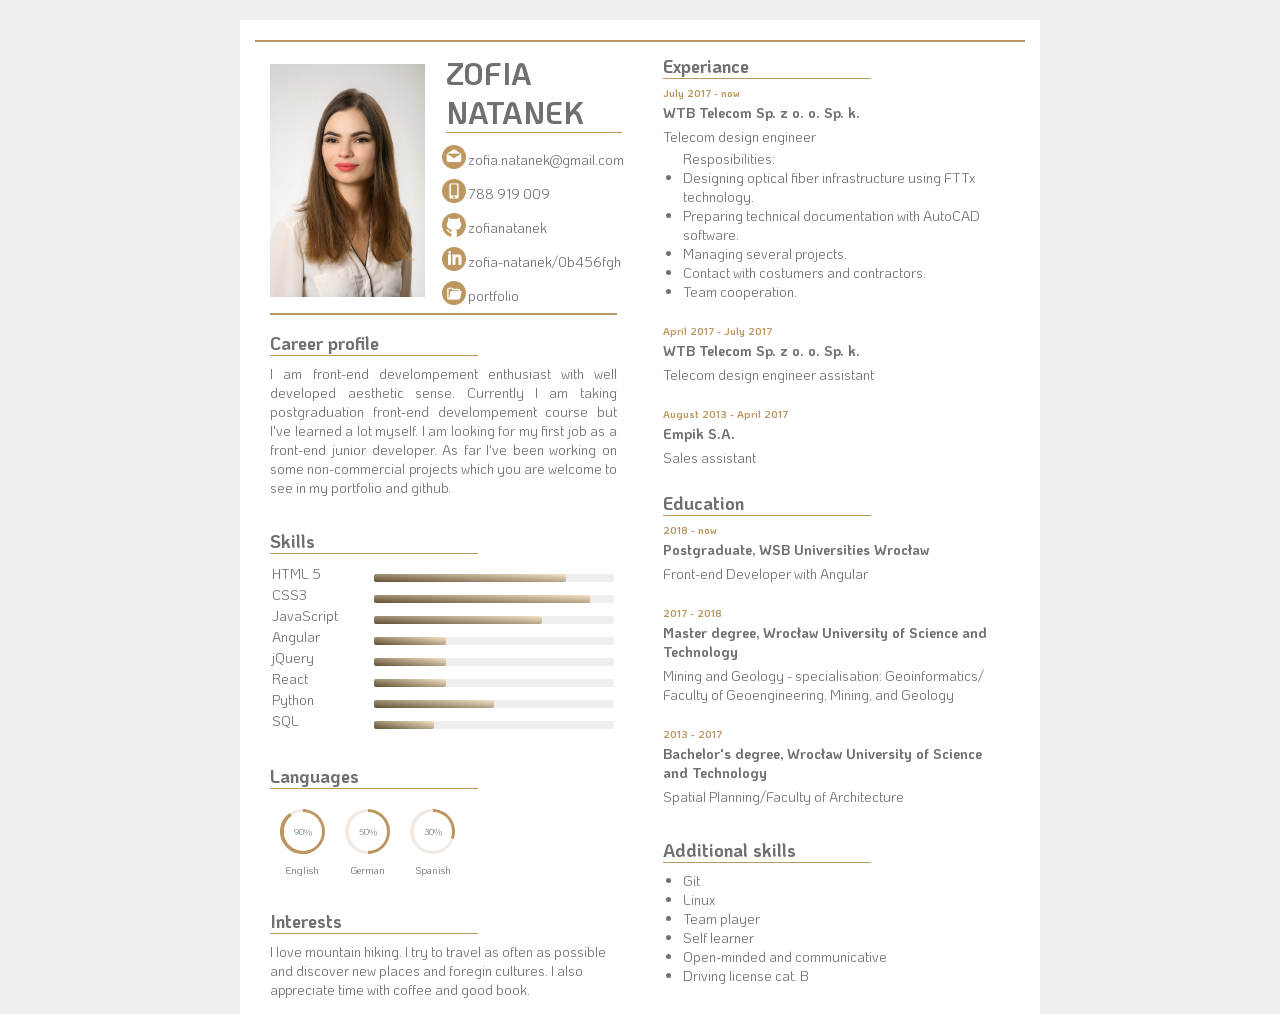
<file: index.html>
<!DOCTYPE html>
<html lang="en">

<head>
  <meta charset="UTF-8">
  <meta name="viewport" content="width=device-width, initial-scale=1.0">
  <meta http-equiv="X-UA-Compatible" content="ie=edge">
  <title>Zofia Natanek Curriculum Vitae</title>

  <link rel="stylesheet" href="style_2.css">
  <link rel="stylesheet" href="chart.css">
  <link rel="stylesheet" href="progressbars.css">

  <!-- Fonts -->
  <link href="https://fonts.googleapis.com/css?family=KoHo" rel="stylesheet">

</head>

<body>
  <div class="container">

    <!-- Top line -->
    <div class="line"></div>
    <div class="content">

      <!-- LEFT COLUMN -->
      <div class="left_column">

        <!-- Header -->
        <div class="header">
          <section class="foto">
            <img id="ja" src="./zasoby/ja.jpg" alt="ja">
          </section>
          <section class="personal_data">
            <div class="name">
              <h2>Zofia <br> Natanek</h2>
            </div>

            <!-- CONTACT -->
            <div class="contact">
              <table>
                <tr>
                  <td><img src="./zasoby/email.png" alt="email"></td>
                  <td class="info">zofia.natanek@gmail.com</td>
                </tr>
                <tr>
                  <td><img src="./zasoby/smartphone.png" alt="phone"></td>
                  <td class="info">788 919 009</td>
                </tr>
                <tr>
                  <td> <a href="https://github.com/zofianatanek" target="blank"><img src="./zasoby/github.png" alt="github"></a></td>
                  <td class="info">zofianatanek</td>
                </tr>
                <tr>
                  <td> <a href="https://www.linkedin.com/in/zofia-natanek-0b3240173/" target="blank"><img src="./zasoby/linkedin.png"
                        alt="linkedin"></a></td>
                  <td class="info">zofia-natanek/0b456fgh</td>
                </tr>
                <tr>
                  <td><img src="./zasoby/folder.png" alt="folder"></td>
                  <td class="info">portfolio</td>
                </tr>
              </table>
            </div>
          </section>
        </div>
        <!-- Careeer -->
        <div class="career">
          <h3>Career profile</h3>
          <p>I am front-end develompement enthusiast with well developed aesthetic sense.
            Currently I am taking postgraduation front-end develompement course but I've learned a lot myself.
            I am looking for my first job as a front-end junior developer.
            As far I've been working on some non-commercial projects which you are welcome to see in my portfolio and
            github.</p>
        </div>
        <!-- Skills -->
        <div class="skills">
          <h3>Skills</h3>
          <table>
            <tr>
              <td width="100">HTML 5</td>
              <td> <progress value="80" max="100">90%</progress> </td>
            </tr>
            <tr>
              <td>CSS3 </td>
              <td> <progress value="90" max="100">90%</progress> </td>
            </tr>
            <tr>
              <td>JavaScript</td>
              <td> <progress value="70" max="100">70%</progress> </td>
            </tr>
            <tr>
              <td>Angular</td>
              <td> <progress value="30" max="100">30%</progress> </td>
            </tr>
            <tr>
              <td>jQuery</td>
              <td> <progress value="30" max="100">30%</progress> </td>
            </tr>
            <tr>
              <td>React</td>
              <td> <progress value="30" max="100">30%</progress> </td>
            </tr>
            <tr>
              <td>Python</td>
              <td> <progress value="50" max="100">50%</progress> </td>
            </tr>
            <tr>
              <td>SQL</td>
              <td> <progress value="25" max="100">50%</progress> </td>
            </tr>
          </table>
        </div>

        <!-- Languages -->
        <div class="jezyki_2">
          <h3>Languages </h3>
          <div class="languages">
            <div class="language">
              <div class="progress-circle over50 p90">
                <span>90%</span>
                <div class="left-half-clipper">
                  <div class="first50-bar"></div>
                  <div class="value-bar"></div>
                </div>
              </div>
              <p class="lang_name">English</p>
            </div>

            <div class="language">
              <div class="progress-circle p50">
                <span>50%</span>
                <div class="left-half-clipper">
                  <div class="first50-bar"></div>
                  <div class="value-bar"></div>
                </div>
              </div>
              <p class="lang_name">German</p>
            </div>

            <div class="language">
              <div class="progress-circle p30">
                <span>30%</span>
                <div class="left-half-clipper">
                  <div class="first50-bar"></div>
                  <div class="value-bar"></div>
                </div>
              </div>
              <p class="lang_name">Spanish</p>
            </div>
          </div>
        </div>
        <!-- About -->
        <div class="about">
          <h3>Interests</h3>
          <p> I love mountain hiking.  I try to travel as often as possible and discover new places and foregin cultures. I also appreciate time with coffee and good book. </p>
        </div>

      </div>

      <!-- RIGHT COLUMN -->
      <div class="right_column">

        <!-- Experiance -->
        <div class="experiance">
          <h3>Experiance</h3>

          <section class="jobs">
            <p class="date">July 2017 - now </p>
            <p class="firm">WTB Telecom Sp. z o. o. Sp. k.</p>
            <p class="office">Telecom design engineer</p>
            <ul id="responsibilities"> Resposibilities:
              <li>Designing optical fiber infrastructure using FTTx technology.</li>
              <li>Preparing technical documentation with AutoCAD software.</li>
              <li>Managing several projects.</li>
              <li>Contact with costumers and contractors.</li>
              <li>Team cooperation.</li>
            </ul>
          </section>

          <section class="jobs">
            <p class="date">April 2017 - July 2017</h6>
              <p class="firm">WTB Telecom Sp. z o. o. Sp. k.</p>
              <p class="office">Telecom design engineer assistant</p>
          </section>

          <section class="jobs">
            <p class="date">August 2013 - April 2017</p>
            <p class="firm">Empik S.A.</p>
            <p class="office">Sales assistant</p>
          </section>
        </div>
        <div class="education">
          <h3>Education</h3>
          <section class="jobs">
            <p class="date">2018 - now</p>
            <p class="firm">Postgraduate, WSB Universities Wrocław</p>
            <p class="office">Front-end Developer with Angular</p>
          </section>

          <section class="jobs">
            <p class="date">2017 - 2018</p>
            <p class="firm">Master degree, Wrocław University of Science and Technology</p>
            <p class="office">Mining and Geology - specialisation: Geoinformatics/ Faculty of Geoengineering, Mining,
              and Geology</p>
          </section>

          <section class="jobs">
            <p class="date">2013 - 2017</p>
            <p class="firm">Bachelor's degree, Wrocław University of Science and Technology</p>
            <p class="office">Spatial Planning/Faculty of Architecture</p>
          </section>
        </div>

        <!-- Languages 2 -->
        <div class="jezyki">
          <h3 class="lang">Languages</h3>
          <div class="languages">
            <div class="language">
              <div class="progress-circle over50 p90">
                <span>90%</span>
                <div class="left-half-clipper">
                  <div class="first50-bar"></div>
                  <div class="value-bar"></div>
                </div>
              </div>
              <p class="lang_name">English</p>
            </div>

            <div class="language">
              <div class="progress-circle p50">
                <span>50%</span>
                <div class="left-half-clipper">
                  <div class="first50-bar"></div>
                  <div class="value-bar"></div>
                </div>
              </div>
              <p class="lang_name">German</p>
            </div>

            <div class="language">
              <div class="progress-circle p30">
                <span>30%</span>
                <div class="left-half-clipper">
                  <div class="first50-bar"></div>
                  <div class="value-bar"></div>
                </div>
              </div>
              <p class="lang_name">Spanish</p>
            </div>
          </div>
        </div>
        <!-- Additional Skills -->
        <div class="additional">
          <h3>Additional skills</h3>
          <ul>
            <li>Git</li>
            <li>Linux</li>
            <li> Team player</li>
            <li> Self learner</li>
            <li> Open-minded and communicative</li>
            <li> Driving license cat. B</li>
          </ul>
        </div>

      </div>
    </div>
  </div>


</body>

</html>
</file>
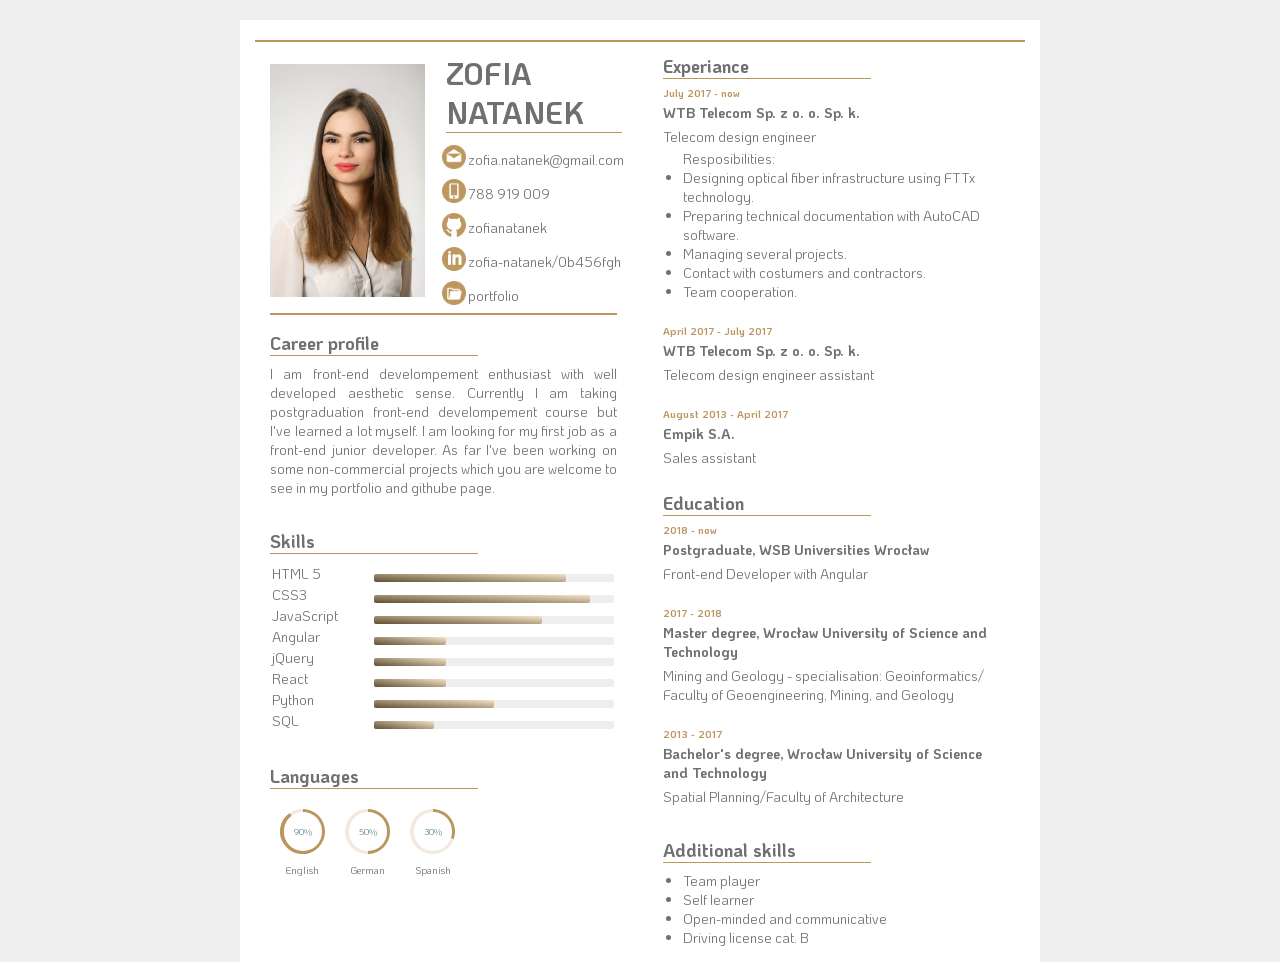
<file: CV.html>
<!DOCTYPE html>
<html lang="en">

<head>
  <meta charset="UTF-8">
  <meta name="viewport" content="width=device-width, initial-scale=1.0">
  <meta http-equiv="X-UA-Compatible" content="ie=edge">
  <title>Zofia Natanek Curriculum Vitae</title>

  <link rel="stylesheet" href="style_2.css">
  <link rel="stylesheet" href="chart.css">
  <link rel="stylesheet" href="progressbars.css">

  <!-- Fonts -->
  <link href="https://fonts.googleapis.com/css?family=KoHo" rel="stylesheet">

</head>

<body>
  <div class="container">

    <!-- Top line -->
    <div class="line"></div>
    <div class="content">

      <!-- LEFT COLUMN -->
      <div class="left_column">

        <!-- Header -->
        <div class="header">
          <section class="foto">
            <img id="ja" src="./zasoby/ja.jpg" alt="ja">
          </section>
          <section class="personal_data">
            <div class="name">
              <h2>Zofia <br> Natanek</h2>
            </div>

            <!-- CONTACT -->
            <div class="contact">
              <!-- <ul>
                <li><img src="./zasoby/email.png" alt="email">zofia.natanek@gmail.com</li>
              </ul> -->
              <table>
                <tr>
                  <td><img src="./zasoby/email.png" alt="email"></td>
                  <td class="info">zofia.natanek@gmail.com</td>
                </tr>
                <tr>
                  <td><img src="./zasoby/smartphone.png" alt="phone"></td>
                  <td class="info">788 919 009</td>
                </tr>
                <tr>
                  <td> <a href="https://github.com/zofianatanek" target="blank"><img src="./zasoby/github.png" alt="github"></a></td>
                  <td class="info">zofianatanek</td>
                </tr>
                <tr>
                  <td> <a href="https://www.linkedin.com/in/zofia-natanek-0b3240173/" target="blank"><img src="./zasoby/linkedin.png" alt="linkedin"></a></td>
                  <td class="info">zofia-natanek/0b456fgh</td>
                </tr>
                <tr>
                  <td><img src="./zasoby/folder.png" alt="folder"></td>
                  <td class="info">portfolio</td>
                </tr>
              </table>
            </div>
          </section>
        </div>
        <!-- Careeer -->
        <div class="career">
          <h3>Career profile</h3>
          <p>I am front-end develompement enthusiast with well developed aesthetic sense. 
            Currently I am taking postgraduation front-end develompement course but I've learned a lot myself.
            I am looking for my first job as a front-end junior developer. 
            As far I've been working on some non-commercial projects which you are welcome to see in my portfolio and githube page.</p>
        </div>
        <!-- Skills -->
        <div class="skills">
          <h3>Skills</h3>
          <table>
            <tr>
              <td width="100">HTML 5</td>
              <td> <progress value="80" max="100">90%</progress> </td>
            </tr>
            <tr>
              <td>CSS3 </td>
              <td> <progress value="90" max="100">90%</progress> </td>
            </tr>
            <tr>
              <td>JavaScript</td>
              <td> <progress value="70" max="100">70%</progress> </td>
            </tr>
            <tr>
              <td>Angular</td>
              <td> <progress value="30" max="100">30%</progress> </td>
            </tr>
            <tr>
              <td>jQuery</td>
              <td> <progress value="30" max="100">30%</progress> </td>
            </tr>
            <tr>
                <td>React</td>
                <td> <progress value="30" max="100">30%</progress> </td>
              </tr>
            <tr>
              <td>Python</td>
              <td> <progress value="50" max="100">50%</progress> </td>
            </tr>
            <tr>
              <td>SQL</td>
              <td> <progress value="25" max="100">50%</progress> </td>
            </tr>
          </table>
        </div>

        <!-- Languages -->
        <div class="jezyki_2">
          <h3>Languages </h3>
          <div class="languages">
            <div class="language">
              <div class="progress-circle over50 p90">
                <span>90%</span>
                <div class="left-half-clipper">
                  <div class="first50-bar"></div>
                  <div class="value-bar"></div>
                </div>
              </div>
              <p class="lang_name">English</p>
            </div>

            <div class="language">
              <div class="progress-circle p50">
                <span>50%</span>
                <div class="left-half-clipper">
                  <div class="first50-bar"></div>
                  <div class="value-bar"></div>
                </div>
              </div>
              <p class="lang_name">German</p>
            </div>

            <div class="language">
              <div class="progress-circle p30">
                <span>30%</span>
                <div class="left-half-clipper">
                  <div class="first50-bar"></div>
                  <div class="value-bar"></div>
                </div>
              </div>
              <p class="lang_name">Spanish</p>
            </div>
          </div>
        </div>

      </div>

      <!-- RIGHT COLUMN -->
      <div class="right_column">

        <!-- Experiance -->
        <div class="experiance">
          <h3>Experiance</h3>

          <section class="jobs">
            <p class="date">July 2017 - now </p>
            <p class="firm">WTB Telecom Sp. z o. o. Sp. k.</p>
            <p class="office">Telecom design engineer</p>
            <ul id="responsibilities"> Resposibilities:
              <li>Designing optical fiber infrastructure using FTTx technology.</li>
              <li>Preparing technical documentation with AutoCAD software.</li>
              <li>Managing several projects.</li>
              <li>Contact with costumers and contractors.</li>
              <li>Team cooperation.</li>
            </ul>
          </section>

          <section class="jobs">
            <p class="date">April 2017 - July 2017</h6>
              <p class="firm">WTB Telecom Sp. z o. o. Sp. k.</p>
              <p class="office">Telecom design engineer assistant</p>
          </section>

          <section class="jobs">
            <p class="date">August 2013 - April 2017</p>
            <p class="firm">Empik S.A.</p>
            <p class="office">Sales assistant</p>
          </section>
        </div>
        <div class="education">
          <h3>Education</h3>
          <section class="jobs">
            <p class="date">2018 - now</p>
            <p class="firm">Postgraduate, WSB Universities Wrocław</p>
            <p class="office">Front-end Developer with Angular</p>
          </section>

          <section class="jobs">
            <p class="date">2017 - 2018</p>
            <p class="firm">Master degree, Wrocław University of Science and Technology</p>
            <p class="office">Mining and Geology - specialisation: Geoinformatics/ Faculty of Geoengineering, Mining,
              and Geology</p>
          </section>

          <section class="jobs">
            <p class="date">2013 - 2017</p>
            <p class="firm">Bachelor's degree, Wrocław University of Science and Technology</p>
            <p class="office">Spatial Planning/Faculty of Architecture</p>
          </section>
        </div>

        <!-- Languages 2 -->
        <div class="jezyki">
          <h3 class="lang">Languages</h3>
          <div class="languages">
            <div class="language">
              <div class="progress-circle over50 p90">
                <span>90%</span>
                <div class="left-half-clipper">
                  <div class="first50-bar"></div>
                  <div class="value-bar"></div>
                </div>
              </div>
              <p class="lang_name">English</p>
            </div>

            <div class="language">
              <div class="progress-circle p50">
                <span>50%</span>
                <div class="left-half-clipper">
                  <div class="first50-bar"></div>
                  <div class="value-bar"></div>
                </div>
              </div>
              <p class="lang_name">German</p>
            </div>

            <div class="language">
              <div class="progress-circle p30">
                <span>30%</span>
                <div class="left-half-clipper">
                  <div class="first50-bar"></div>
                  <div class="value-bar"></div>
                </div>
              </div>
              <p class="lang_name">Spanish</p>
            </div>
          </div>
        </div>
        <!-- Additional Skills -->
        <div class="additional">
          <h3>Additional skills</h3>
          <ul>
            <li> Team player</li>
            <li> Self learner</li>
            <li> Open-minded and communicative</li>
            <li> Driving license cat. B</li>
          </ul>
        </div>

      </div>
    </div>
  </div>


</body>

</html>
</file>
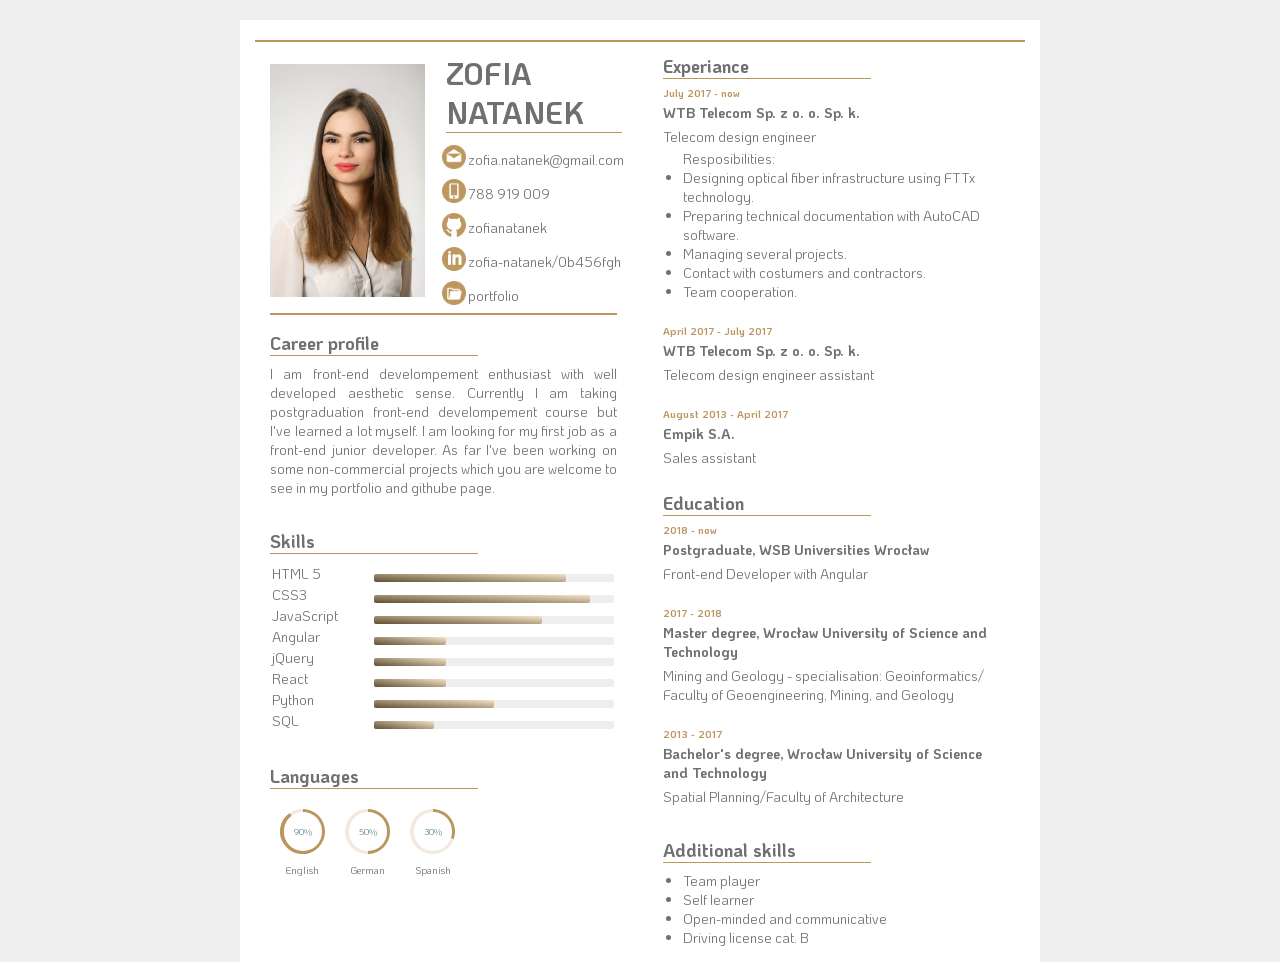
<file: cv_responsywne.html>
<!DOCTYPE html>
<html lang="en">

<head>
  <meta charset="UTF-8">
  <meta name="viewport" content="width=device-width, initial-scale=1.0">
  <meta http-equiv="X-UA-Compatible" content="ie=edge">
  <title>Zofia Natanek Curriculum Vitae</title>

  <link rel="stylesheet" href="style_2.css">
  <link rel="stylesheet" href="chart.css">
  <link rel="stylesheet" href="progressbars.css">

  <!-- Fonts -->
  <link href="https://fonts.googleapis.com/css?family=KoHo" rel="stylesheet">

</head>

<body>
  <div class="container">

    <!-- Top line -->
    <div class="line"></div>
    <div class="content">

      <!-- LEFT COLUMN -->
      <div class="left_column">

        <!-- Header -->
        <div class="header">
          <section class="foto">
            <img id="ja" src="./zasoby/ja.jpg" alt="ja">
          </section>
          <section class="personal_data">
            <div class="name">
              <h2>Zofia <br> Natanek</h2>
            </div>

            <!-- CONTACT -->
            <div class="contact">
              <!-- <ul>
                <li><img src="./zasoby/email.png" alt="email">zofia.natanek@gmail.com</li>
              </ul> -->
              <table>
                <tr>
                  <td><img src="./zasoby/email.png" alt="email"></td>
                  <td class="info">zofia.natanek@gmail.com</td>
                </tr>
                <tr>
                  <td><img src="./zasoby/smartphone.png" alt="phone"></td>
                  <td class="info">788 919 009</td>
                </tr>
                <tr>
                  <td> <a href="https://github.com/zofianatanek" target="blank"><img src="./zasoby/github.png" alt="github"></a></td>
                  <td class="info">zofianatanek</td>
                </tr>
                <tr>
                  <td> <a href="https://www.linkedin.com/in/zofia-natanek-0b3240173/" target="blank"><img src="./zasoby/linkedin.png" alt="linkedin"></a></td>
                  <td class="info">zofia-natanek/0b456fgh</td>
                </tr>
                <tr>
                  <td><img src="./zasoby/folder.png" alt="folder"></td>
                  <td class="info">portfolio</td>
                </tr>
              </table>
            </div>
          </section>
        </div>
        <!-- Careeer -->
        <div class="career">
          <h3>Career profile</h3>
          <p>I am front-end develompement enthusiast with well developed aesthetic sense. 
            Currently I am taking postgraduation front-end develompement course but I've learned a lot myself.
            I am looking for my first job as a front-end junior developer. 
            As far I've been working on some non-commercial projects which you are welcome to see in my portfolio and githube page.</p>
        </div>
        <!-- Skills -->
        <div class="skills">
          <h3>Skills</h3>
          <table>
            <tr>
              <td width="100">HTML 5</td>
              <td> <progress value="80" max="100">90%</progress> </td>
            </tr>
            <tr>
              <td>CSS3 </td>
              <td> <progress value="90" max="100">90%</progress> </td>
            </tr>
            <tr>
              <td>JavaScript</td>
              <td> <progress value="70" max="100">70%</progress> </td>
            </tr>
            <tr>
              <td>Angular</td>
              <td> <progress value="30" max="100">30%</progress> </td>
            </tr>
            <tr>
              <td>jQuery</td>
              <td> <progress value="30" max="100">30%</progress> </td>
            </tr>
            <tr>
                <td>React</td>
                <td> <progress value="30" max="100">30%</progress> </td>
              </tr>
            <tr>
              <td>Python</td>
              <td> <progress value="50" max="100">50%</progress> </td>
            </tr>
            <tr>
              <td>SQL</td>
              <td> <progress value="25" max="100">50%</progress> </td>
            </tr>
          </table>
        </div>

        <!-- Languages -->
        <div class="jezyki_2">
          <h3>Languages </h3>
          <div class="languages">
            <div class="language">
              <div class="progress-circle over50 p90">
                <span>90%</span>
                <div class="left-half-clipper">
                  <div class="first50-bar"></div>
                  <div class="value-bar"></div>
                </div>
              </div>
              <p class="lang_name">English</p>
            </div>

            <div class="language">
              <div class="progress-circle p50">
                <span>50%</span>
                <div class="left-half-clipper">
                  <div class="first50-bar"></div>
                  <div class="value-bar"></div>
                </div>
              </div>
              <p class="lang_name">German</p>
            </div>

            <div class="language">
              <div class="progress-circle p30">
                <span>30%</span>
                <div class="left-half-clipper">
                  <div class="first50-bar"></div>
                  <div class="value-bar"></div>
                </div>
              </div>
              <p class="lang_name">Spanish</p>
            </div>
          </div>
        </div>

      </div>

      <!-- RIGHT COLUMN -->
      <div class="right_column">

        <!-- Experiance -->
        <div class="experiance">
          <h3>Experiance</h3>

          <section class="jobs">
            <p class="date">July 2017 - now </p>
            <p class="firm">WTB Telecom Sp. z o. o. Sp. k.</p>
            <p class="office">Telecom design engineer</p>
            <ul id="responsibilities"> Resposibilities:
              <li>Designing optical fiber infrastructure using FTTx technology.</li>
              <li>Preparing technical documentation with AutoCAD software.</li>
              <li>Managing several projects.</li>
              <li>Contact with costumers and contractors.</li>
              <li>Team cooperation.</li>
            </ul>
          </section>

          <section class="jobs">
            <p class="date">April 2017 - July 2017</h6>
              <p class="firm">WTB Telecom Sp. z o. o. Sp. k.</p>
              <p class="office">Telecom design engineer assistant</p>
          </section>

          <section class="jobs">
            <p class="date">August 2013 - April 2017</p>
            <p class="firm">Empik S.A.</p>
            <p class="office">Sales assistant</p>
          </section>
        </div>
        <div class="education">
          <h3>Education</h3>
          <section class="jobs">
            <p class="date">2018 - now</p>
            <p class="firm">Postgraduate, WSB Universities Wrocław</p>
            <p class="office">Front-end Developer with Angular</p>
          </section>

          <section class="jobs">
            <p class="date">2017 - 2018</p>
            <p class="firm">Master degree, Wrocław University of Science and Technology</p>
            <p class="office">Mining and Geology - specialisation: Geoinformatics/ Faculty of Geoengineering, Mining,
              and Geology</p>
          </section>

          <section class="jobs">
            <p class="date">2013 - 2017</p>
            <p class="firm">Bachelor's degree, Wrocław University of Science and Technology</p>
            <p class="office">Spatial Planning/Faculty of Architecture</p>
          </section>
        </div>

        <!-- Languages 2 -->
        <div class="jezyki">
          <h3 class="lang">Languages</h3>
          <div class="languages">
            <div class="language">
              <div class="progress-circle over50 p90">
                <span>90%</span>
                <div class="left-half-clipper">
                  <div class="first50-bar"></div>
                  <div class="value-bar"></div>
                </div>
              </div>
              <p class="lang_name">English</p>
            </div>

            <div class="language">
              <div class="progress-circle p50">
                <span>50%</span>
                <div class="left-half-clipper">
                  <div class="first50-bar"></div>
                  <div class="value-bar"></div>
                </div>
              </div>
              <p class="lang_name">German</p>
            </div>

            <div class="language">
              <div class="progress-circle p30">
                <span>30%</span>
                <div class="left-half-clipper">
                  <div class="first50-bar"></div>
                  <div class="value-bar"></div>
                </div>
              </div>
              <p class="lang_name">Spanish</p>
            </div>
          </div>
        </div>
        <!-- Additional Skills -->
        <div class="additional">
          <h3>Additional skills</h3>
          <ul>
            <li> Team player</li>
            <li> Self learner</li>
            <li> Open-minded and communicative</li>
            <li> Driving license cat. B</li>
          </ul>
        </div>

      </div>
    </div>
  </div>


</body>

</html>
</file>
<file: style_2.css>
* {
  padding: 0; 
  margin:0; 
  box-sizing: border-box;
}

 

html {width: 100%; height: 100%;}
body {font-family: "KoHo", sans-serif; font-size: 14px; color: #707070; background-color: #efefef;}


.container {
   max-width: 800px;
   background-color: white;
   margin: 20px auto;
   padding: 20px 15px 15px 15px;
  }

  @media (min-width: 700px){
    .content {
      display: flex;
      justify-content: space-between;
    }
    .left_column {
      max-width: 45%;
      height: auto;
      margin-left: 2%;
      margin-right: 20px; 
    }
    .right_column {
      max-width: 45%;
      height: auto;
      margin-left: 20px;
      margin-right: 2%;
    }
    .jezyki {
      display: none;
    }
  }

@media (max-width: 699px){

  .jezyki_2 {
    display: none;
  }
  .info {
    font-size: 12px;
  }
}

/* Top line */
.line {
  border-bottom: 2px solid #BB965F;
}
.left_column{
  margin-top: 12px;
  /* background-color: #f2e1d0; */
}

.right_column{
  margin-top: 12px;
}

#ja {
  max-width: 155px;
  height: auto;
  margin-top: 10px;
}

/* header section */
.header {
  display: flex;
  border-bottom: 2px solid #BB965F;
  margin-bottom: 6px;
}

/* Contact section */
.contact {
  font-size: 14px;
  margin-top: 8px;
  margin-left: 2%;
}
.contact img {
  height: 24px;
  width: auto;
}
.contact td {
  height: 32px;
}

.name {
  font-size: 20px;
  text-transform: uppercase;
  border-bottom: 1px solid #BB965F;
  margin-left: 10px;
}

.personal_data {
  margin-left: 3%;
  max-width: 100%;
  margin-right: 4%;
}

h3 {
  font-size: 18px;
  border-bottom: 1px solid #BB965F;
  max-width: 60%;
  margin-bottom: 8px;
}

.career {
  margin-top: 16px;
  margin-bottom: 32px;
  text-align: justify;
}

.skills {
  margin-top: 32px;
  margin-bottom: 32px;
}

.languages {
  margin-top: 32px;
}

/* Experiance section */
.experiance h3 {
  width: 80%;
  border-bottom: 1px solid #BB965F;
}

.jobs {
  margin-top: 0px;
  margin-bottom: 24px;
}
.date {
  font-size: 10px;
  color: #BB965F;
  font-weight: bold;
  padding-top: 0px;
  padding-bottom: 0px;
  margin-top: 3px;
  margin-bottom: 3px;
}
.firm {
  font-size: 14px;
  font-weight: bold;
  padding-top: 0px;
  padding-bottom: 0px;
  margin-top: 3px;
  margin-bottom: 3px;
}

.office {
/* font-size: 14px; */
padding-top: 0px;
padding-bottom: 0px;
margin-top: 5px;
margin-bottom: 3px;
}

#responsibilities {
  margin-left: 20px;
}

.languages {
  display: flex;
  font-size: 10px;
  text-align: center;
}
.jezyki_2 h3{
  margin-bottom: 1px;
}

.jezyki_2{
  margin-bottom: 32px;
}
.languages{
  margin-top: 10px;
}

.additional ul {
 margin-left: 20px;
}

.additional {
  margin-top: 32px;
}

.about{
  margin-top: 32px;
}
</file>
<file: chart.css>
.progress-circle {
   font-size: 9px;
   margin: 10px;
   position: relative; /* so that children can be absolutely positioned */
   padding: 0;
   width: 5em;
   height: 5em;
   background-color: #F2E9E1;
   border-radius: 50%;
   line-height: 5em;
}

.progress-circle:after{
    border: none;
    position: absolute;
    top: 0.35em;
    left: 0.35em;
    text-align: center;
    display: block;
    border-radius: 50%;
    width: 4.3em;
    height: 4.3em;
    background-color: white;
    content: " ";
}
/* Text inside the control */
.progress-circle span {
    position: absolute;
    line-height: 5em;
    width: 5em;
    text-align: center;
    display: block;
    color: #53777A;
    z-index: 2;
}
.left-half-clipper {
   /* a round circle */
   border-radius: 50%;
   width: 5em;
   height: 5em;
   position: absolute; /* needed for clipping */
   clip: rect(0, 5em, 5em, 2.5em); /* clips the whole left half*/
}
/* when p>50, don't clip left half*/
.progress-circle.over50 .left-half-clipper {
   clip: rect(auto,auto,auto,auto);
}
.value-bar {
   /*This is an overlayed square, that is made round with the border radius,
   then it is cut to display only the left half, then rotated clockwise
   to escape the outer clipping path.*/
   position: absolute; /*needed for clipping*/
   clip: rect(0, 2.5em, 5em, 0);
   width: 5em;
   height: 5em;
   border-radius: 50%;
   border: 0.45em solid #BB965F; /*The border is 0.35 but making it larger removes visual artifacts */
   /*background-color: #4D642D;*/ /* for debug */
   box-sizing: border-box;

}
/* Progress bar filling the whole right half for values above 50% */
.progress-circle.over50 .first50-bar {
   /*Progress bar for the first 50%, filling the whole right half*/
   position: absolute; /*needed for clipping*/
   clip: rect(0, 5em, 5em, 2.5em);
   background-color: #BB965F;
   border-radius: 50%;
   width: 5em;
   height: 5em;
}
.progress-circle:not(.over50) .first50-bar{ display: none; }


/* Progress bar rotation position */
.progress-circle.p0 .value-bar { display: none; }
.progress-circle.p1 .value-bar { transform: rotate(4deg); }
.progress-circle.p2 .value-bar { transform: rotate(7deg); }
.progress-circle.p3 .value-bar { transform: rotate(11deg); }
.progress-circle.p4 .value-bar { transform: rotate(14deg); }
.progress-circle.p5 .value-bar { transform: rotate(18deg); }
.progress-circle.p6 .value-bar { transform: rotate(22deg); }
.progress-circle.p7 .value-bar { transform: rotate(25deg); }
.progress-circle.p8 .value-bar { transform: rotate(29deg); }
.progress-circle.p9 .value-bar { transform: rotate(32deg); }
.progress-circle.p10 .value-bar { transform: rotate(36deg); }
.progress-circle.p11 .value-bar { transform: rotate(40deg); }
.progress-circle.p12 .value-bar { transform: rotate(43deg); }
.progress-circle.p13 .value-bar { transform: rotate(47deg); }
.progress-circle.p14 .value-bar { transform: rotate(50deg); }
.progress-circle.p15 .value-bar { transform: rotate(54deg); }
.progress-circle.p16 .value-bar { transform: rotate(58deg); }
.progress-circle.p17 .value-bar { transform: rotate(61deg); }
.progress-circle.p18 .value-bar { transform: rotate(65deg); }
.progress-circle.p19 .value-bar { transform: rotate(68deg); }
.progress-circle.p20 .value-bar { transform: rotate(72deg); }
.progress-circle.p21 .value-bar { transform: rotate(76deg); }
.progress-circle.p22 .value-bar { transform: rotate(79deg); }
.progress-circle.p23 .value-bar { transform: rotate(83deg); }
.progress-circle.p24 .value-bar { transform: rotate(86deg); }
.progress-circle.p25 .value-bar { transform: rotate(90deg); }
.progress-circle.p26 .value-bar { transform: rotate(94deg); }
.progress-circle.p27 .value-bar { transform: rotate(97deg); }
.progress-circle.p28 .value-bar { transform: rotate(101deg); }
.progress-circle.p29 .value-bar { transform: rotate(104deg); }
.progress-circle.p30 .value-bar { transform: rotate(108deg); }
.progress-circle.p31 .value-bar { transform: rotate(112deg); }
.progress-circle.p32 .value-bar { transform: rotate(115deg); }
.progress-circle.p33 .value-bar { transform: rotate(119deg); }
.progress-circle.p34 .value-bar { transform: rotate(122deg); }
.progress-circle.p35 .value-bar { transform: rotate(126deg); }
.progress-circle.p36 .value-bar { transform: rotate(130deg); }
.progress-circle.p37 .value-bar { transform: rotate(133deg); }
.progress-circle.p38 .value-bar { transform: rotate(137deg); }
.progress-circle.p39 .value-bar { transform: rotate(140deg); }
.progress-circle.p40 .value-bar { transform: rotate(144deg); }
.progress-circle.p41 .value-bar { transform: rotate(148deg); }
.progress-circle.p42 .value-bar { transform: rotate(151deg); }
.progress-circle.p43 .value-bar { transform: rotate(155deg); }
.progress-circle.p44 .value-bar { transform: rotate(158deg); }
.progress-circle.p45 .value-bar { transform: rotate(162deg); }
.progress-circle.p46 .value-bar { transform: rotate(166deg); }
.progress-circle.p47 .value-bar { transform: rotate(169deg); }
.progress-circle.p48 .value-bar { transform: rotate(173deg); }
.progress-circle.p49 .value-bar { transform: rotate(176deg); }
.progress-circle.p50 .value-bar { transform: rotate(180deg); }
.progress-circle.p51 .value-bar { transform: rotate(184deg); }
.progress-circle.p52 .value-bar { transform: rotate(187deg); }
.progress-circle.p53 .value-bar { transform: rotate(191deg); }
.progress-circle.p54 .value-bar { transform: rotate(194deg); }
.progress-circle.p55 .value-bar { transform: rotate(198deg); }
.progress-circle.p56 .value-bar { transform: rotate(202deg); }
.progress-circle.p57 .value-bar { transform: rotate(205deg); }
.progress-circle.p58 .value-bar { transform: rotate(209deg); }
.progress-circle.p59 .value-bar { transform: rotate(212deg); }
.progress-circle.p60 .value-bar { transform: rotate(216deg); }
.progress-circle.p61 .value-bar { transform: rotate(220deg); }
.progress-circle.p62 .value-bar { transform: rotate(223deg); }
.progress-circle.p63 .value-bar { transform: rotate(227deg); }
.progress-circle.p64 .value-bar { transform: rotate(230deg); }
.progress-circle.p65 .value-bar { transform: rotate(234deg); }
.progress-circle.p66 .value-bar { transform: rotate(238deg); }
.progress-circle.p67 .value-bar { transform: rotate(241deg); }
.progress-circle.p68 .value-bar { transform: rotate(245deg); }
.progress-circle.p69 .value-bar { transform: rotate(248deg); }
.progress-circle.p70 .value-bar { transform: rotate(252deg); }
.progress-circle.p71 .value-bar { transform: rotate(256deg); }
.progress-circle.p72 .value-bar { transform: rotate(259deg); }
.progress-circle.p73 .value-bar { transform: rotate(263deg); }
.progress-circle.p74 .value-bar { transform: rotate(266deg); }
.progress-circle.p75 .value-bar { transform: rotate(270deg); }
.progress-circle.p76 .value-bar { transform: rotate(274deg); }
.progress-circle.p77 .value-bar { transform: rotate(277deg); }
.progress-circle.p78 .value-bar { transform: rotate(281deg); }
.progress-circle.p79 .value-bar { transform: rotate(284deg); }
.progress-circle.p80 .value-bar { transform: rotate(288deg); }
.progress-circle.p81 .value-bar { transform: rotate(292deg); }
.progress-circle.p82 .value-bar { transform: rotate(295deg); }
.progress-circle.p83 .value-bar { transform: rotate(299deg); }
.progress-circle.p84 .value-bar { transform: rotate(302deg); }
.progress-circle.p85 .value-bar { transform: rotate(306deg); }
.progress-circle.p86 .value-bar { transform: rotate(310deg); }
.progress-circle.p87 .value-bar { transform: rotate(313deg); }
.progress-circle.p88 .value-bar { transform: rotate(317deg); }
.progress-circle.p89 .value-bar { transform: rotate(320deg); }
.progress-circle.p90 .value-bar { transform: rotate(324deg); }
.progress-circle.p91 .value-bar { transform: rotate(328deg); }
.progress-circle.p92 .value-bar { transform: rotate(331deg); }
.progress-circle.p93 .value-bar { transform: rotate(335deg); }
.progress-circle.p94 .value-bar { transform: rotate(338deg); }
.progress-circle.p95 .value-bar { transform: rotate(342deg); }
.progress-circle.p96 .value-bar { transform: rotate(346deg); }
.progress-circle.p97 .value-bar { transform: rotate(349deg); }
.progress-circle.p98 .value-bar { transform: rotate(353deg); }
.progress-circle.p99 .value-bar { transform: rotate(356deg); }
.progress-circle.p100 .value-bar { transform: rotate(360deg); }
</file>
<file: progressbars.css>
.skills progress {
  -webkit-appearance: none;
  appearance: none;
  width: 240px;
  height: 8px;
}
progress[value]::-webkit-progress-bar {
  background-color: #eee;
  border-radius: 2px;
  /* box-shadow: 0 2px 5px rgba(0, 0, 0, 0.25) inset; */
}

progress[value]::-webkit-progress-value{
  background-image:
	   -webkit-linear-gradient(-45deg,
	                           transparent 100%, transparent 100%),
	   -webkit-linear-gradient(top,
	                           rgba(255, 255, 255, .25),
	                           rgba(0, 0, 0, .25)),
	   -webkit-linear-gradient(left, #826a46, #f2dab5);

    border-radius: 2px;
    background-size: 35px 20px, 100% 100%, 100% 100%;
}
</file>
